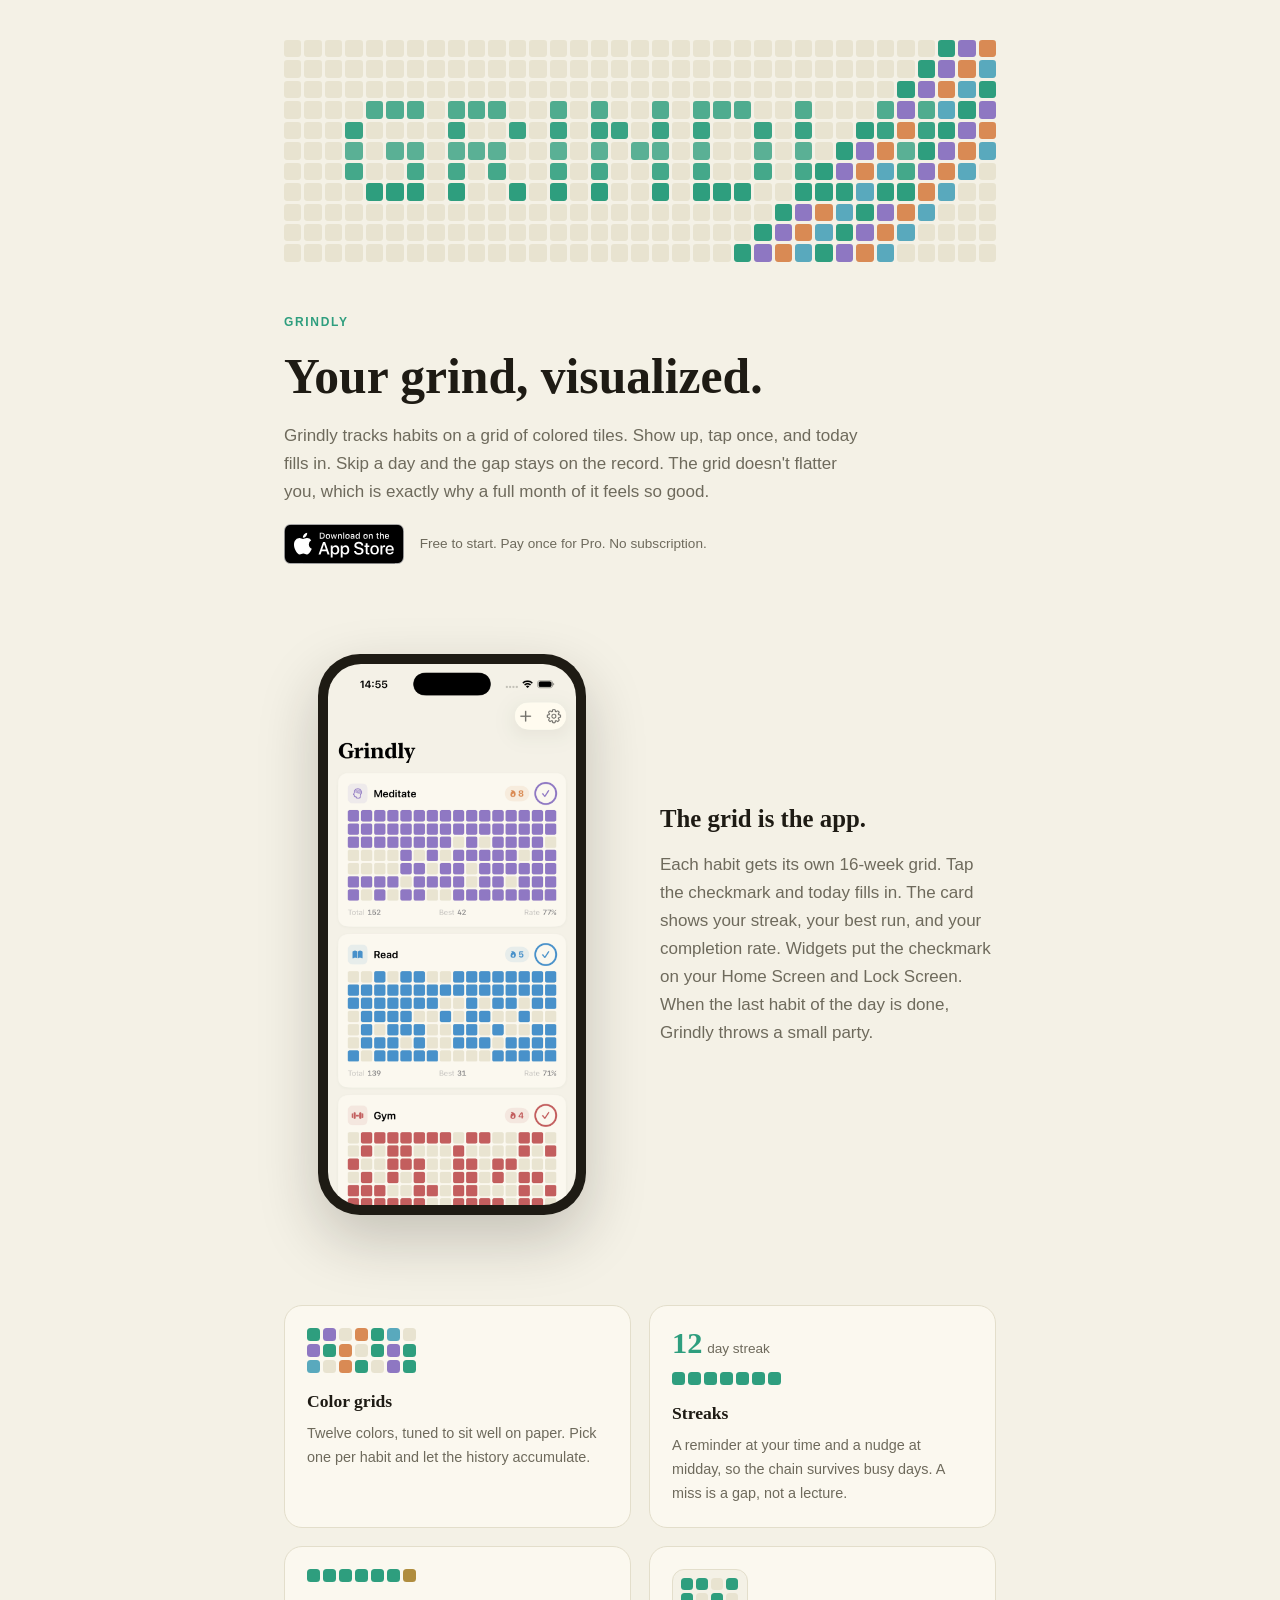
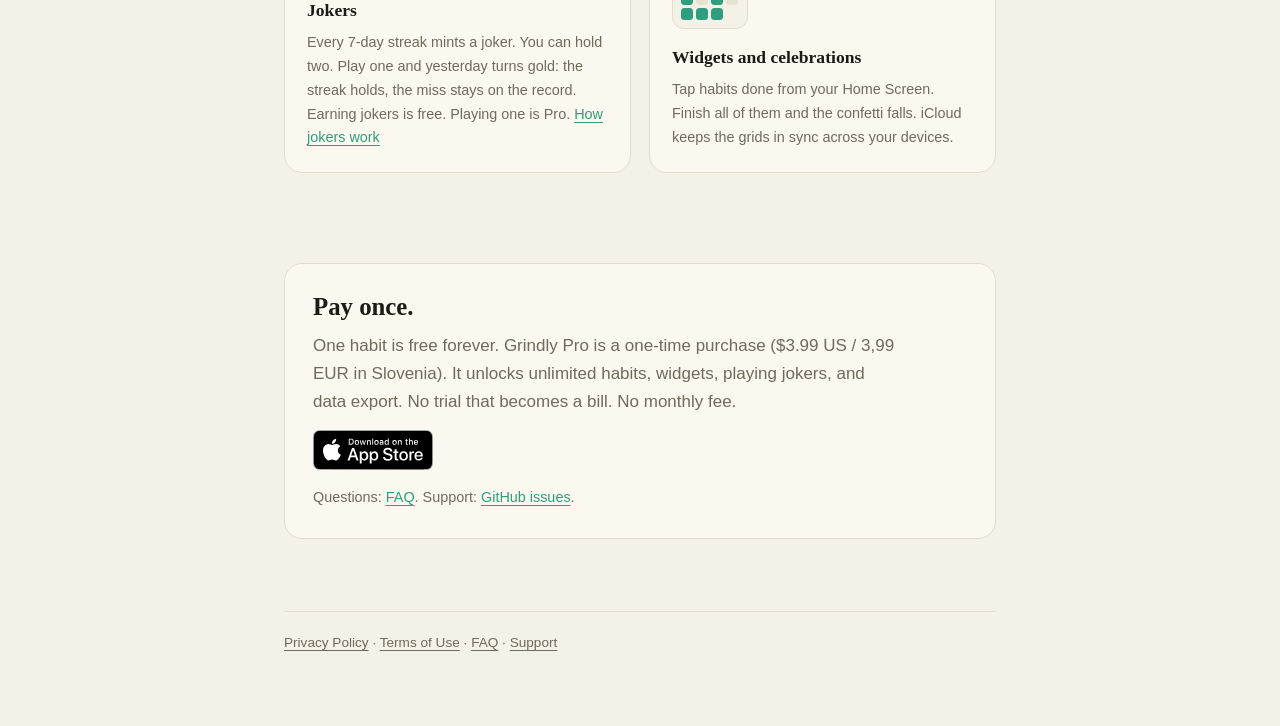
<file: index.html>
<!doctype html>
<html lang="en">
<head>
<meta charset="utf-8">
<meta name="viewport" content="width=device-width, initial-scale=1">
<title>Grindly, a habit tracker on a color grid</title>
<meta name="description" content="Track habits on a grid of colored tiles. Show up, tap once, and the day fills in. Pay once for Pro. No subscription.">
<link rel="canonical" href="https://grindly.gn1.io/">
<meta property="og:title" content="Grindly: your grind, visualized.">
<meta property="og:description" content="A habit tracker built on tile grids. Pay once, no subscription.">
<meta property="og:image" content="https://grindly.gn1.io/dashboard.png">
<meta property="og:url" content="https://grindly.gn1.io/">
<meta property="og:type" content="website">
<link rel="icon" href="data:image/svg+xml,%3Csvg xmlns='http://www.w3.org/2000/svg' viewBox='0 0 32 32'%3E%3Crect x='2' y='2' width='13' height='13' rx='4' fill='%232E9E7E'/%3E%3Crect x='17' y='2' width='13' height='13' rx='4' fill='%232E9E7E' opacity='.5'/%3E%3Crect x='2' y='17' width='13' height='13' rx='4' fill='%232E9E7E' opacity='.7'/%3E%3Crect x='17' y='17' width='13' height='13' rx='4' fill='%232E9E7E'/%3E%3C/svg%3E">
<script type="application/ld+json">
{"@context":"https://schema.org","@type":"SoftwareApplication","name":"Grindly","operatingSystem":"iOS","applicationCategory":"HealthApplication","offers":{"@type":"Offer","price":"0","priceCurrency":"USD"},"url":"https://grindly.gn1.io/"}
</script>
</head>
<body>
<style>
  :root {
    --paper: #F4F1E6; --card: #FBF8EF; --ink: #1E1B14; --muted: #6E6A5C;
    --jade: #2E9E7E; --violet: #8E77C2; --coral: #D98A54; --sky: #59A9BD;
    --gold: #B08D3E; --gold-2: #CDA553; --line: #E3DECB; --empty: #E8E3D0;
  }
  * { box-sizing: border-box; }
  body { margin: 0; background: var(--paper); color: var(--ink);
         font: 17px/1.65 -apple-system, BlinkMacSystemFont, "Segoe UI", Roboto, sans-serif; }
  .serif { font-family: ui-serif, "New York", Georgia, serif; }
  main { max-width: 760px; margin: 0 auto; padding: 40px 24px 72px; }
  h1 { font-family: ui-serif, "New York", Georgia, serif; font-size: clamp(2.2rem, 6vw, 3.1rem);
       line-height: 1.1; margin: 0.35em 0 0.3em; text-wrap: balance; }
  h2 { font-family: ui-serif, "New York", Georgia, serif; font-size: 1.55rem; line-height: 1.2; margin: 0 0 10px; }
  p { max-width: 62ch; }
  .muted { color: var(--muted); }
  .eyebrow { font-size: 0.75rem; font-weight: 700; letter-spacing: 0.14em;
             text-transform: uppercase; color: var(--jade); margin: 26px 0 0; }

  /* ---- Hero tile field ---- */
  #field { display: grid; grid-template-columns: repeat(35, 1fr); gap: 3px;
           touch-action: pan-y; cursor: crosshair; }
  #field .t { aspect-ratio: 1; border-radius: 18%; background: var(--empty);
              transition: background 0.9s ease, transform 0.25s ease; }
  #field .t.flash { background: var(--flash, var(--jade)); transition: background 0.12s; }
  #field .t.on { background: var(--jade); opacity: var(--o, 1); transition: background 0.12s; }
  #field .t.paint { background: var(--p); transition: background 0.12s; transform: scale(1.12); }
  .hint { font-size: 0.8rem; color: var(--muted); margin: 10px 0 0; min-height: 1.2em; }

  .cta-row { display: flex; align-items: center; gap: 16px; flex-wrap: wrap; margin-top: 18px; }
  .app-store { display: inline-block; line-height: 0; }
  .app-store img { height: 40px; width: auto; display: block; }
  .cta-note { font-size: 0.85rem; color: var(--muted); }

  /* ---- Phone section ---- */
  .split { display: grid; grid-template-columns: 1fr 1fr; gap: 40px; align-items: center; margin-top: 90px; }
  @media (max-width: 620px) { .split { grid-template-columns: 1fr; } }
  .phone { width: min(270px, 80%); margin: 0 auto; border-radius: 42px; padding: 10px;
           background: #1E1B14; box-shadow: 0 24px 60px rgba(30,27,20,0.22); }
  .phone img { display: block; width: 100%; border-radius: 33px; }

  /* ---- Feature cards ---- */
  .trio { display: grid; grid-template-columns: repeat(2, 1fr); gap: 18px; margin-top: 90px; }
  @media (max-width: 620px) { .trio { grid-template-columns: 1fr; } }
  .feature { background: var(--card); border: 1px solid var(--line); border-radius: 18px; padding: 22px; }
  .feature h3 { font-family: ui-serif, "New York", Georgia, serif; font-size: 1.1rem; margin: 14px 0 6px; }
  .feature p { font-size: 0.9rem; color: var(--muted); margin: 0; }
  .mini { display: grid; grid-template-columns: repeat(7, 13px); gap: 3px; }
  .mini span { width: 13px; height: 13px; border-radius: 3.5px; background: var(--empty); }
  .streakno { font-family: ui-serif, "New York", Georgia, serif; font-size: 1.9rem; font-weight: 700;
              color: var(--jade); line-height: 1; }
  .widgetcard { width: 76px; padding: 8px; background: var(--paper); border: 1px solid var(--line);
                border-radius: 12px; }
  .widgetcard .mini { grid-template-columns: repeat(4, 12px); }
  .widgetcard .mini span { width: 12px; height: 12px; }

  .pay { margin-top: 90px; background: var(--card); border: 1px solid var(--line);
         border-radius: 18px; padding: 28px; }
  .pay p { margin: 0 0 0.7em; }
  .pay .cta-row { margin-top: 14px; }
  .pay .follow { font-size: 0.9rem; margin: 16px 0 0; }

  footer { margin-top: 72px; padding-top: 20px; border-top: 1px solid var(--line);
           font-size: 0.85rem; color: var(--muted); }
  footer a { color: var(--muted); }
  a { color: var(--jade); text-underline-offset: 3px; text-decoration-thickness: 1px; }
</style>

<main>
  <div id="field" aria-hidden="true"></div>
  <p class="hint" id="hint"></p>

  <p class="eyebrow">Grindly</p>
  <h1>Your grind, visualized.</h1>
  <p class="muted">Grindly tracks habits on a grid of colored tiles. Show up, tap once, and today
     fills in. Skip a day and the gap stays on the record. The grid doesn't flatter you, which is
     exactly why a full month of it feels so good.</p>

  <div class="cta-row">
    <a class="app-store" href="https://apps.apple.com/app/id6759507317">
      <img src="download-on-the-app-store.svg" alt="Download on the App Store" width="120" height="40">
    </a>
    <span class="cta-note">Free to start. Pay once for Pro. No subscription.</span>
  </div>

  <div class="split">
    <div class="phone"><img src="dashboard.png" alt="Grindly dashboard: habit cards with color tile grids, streaks, and stats"></div>
    <div>
      <h2>The grid is the app.</h2>
      <p class="muted">Each habit gets its own 16-week grid. Tap the checkmark and today fills in. The card
         shows your streak, your best run, and your completion rate. Widgets put the checkmark on
         your Home Screen and Lock Screen. When the last habit of the day is done, Grindly throws a small
         party.</p>
    </div>
  </div>

  <div class="trio">
    <div class="feature">
      <div class="mini" id="mini1"></div>
      <h3>Color grids</h3>
      <p>Twelve colors, tuned to sit well on paper. Pick one per habit and let the history accumulate.</p>
    </div>
    <div class="feature">
      <div><span class="streakno">12</span> <span class="muted" style="font-size:0.85rem">day streak</span></div>
      <div class="mini" id="mini2" style="margin-top:10px"></div>
      <h3>Streaks</h3>
      <p>A reminder at your time and a nudge at midday, so the chain survives busy days. A miss is a gap, not a lecture.</p>
    </div>
    <div class="feature">
      <div class="mini" id="mini4"></div>
      <h3>Jokers</h3>
      <p>Every 7-day streak mints a joker. You can hold two. Play one and yesterday turns gold: the streak holds, the miss stays on the record. Earning jokers is free. Playing one is Pro. <a href="jokers.html">How jokers work</a></p>
    </div>
    <div class="feature">
      <div class="widgetcard"><div class="mini" id="mini3"></div></div>
      <h3>Widgets and celebrations</h3>
      <p>Tap habits done from your Home Screen. Finish all of them and the confetti falls. iCloud keeps the grids in sync across your devices.</p>
    </div>
  </div>

  <div class="pay">
    <h2>Pay once.</h2>
    <p class="muted">One habit is free forever. Grindly Pro is a one-time purchase ($3.99 US / 3,99 EUR in Slovenia). It unlocks unlimited habits, widgets, playing jokers, and data export. No trial that becomes a bill. No monthly fee.</p>
    <div class="cta-row">
      <a class="app-store" href="https://apps.apple.com/app/id6759507317">
        <img src="download-on-the-app-store.svg" alt="Download on the App Store" width="120" height="40">
      </a>
    </div>
    <p class="muted follow">Questions: <a href="faq.html">FAQ</a>. Support: <a href="https://github.com/gradisarjoze/grindly-site/issues">GitHub issues</a>.</p>
  </div>

  <footer>
    <a href="privacy.html">Privacy Policy</a> · <a href="terms.html">Terms of Use</a> · <a href="faq.html">FAQ</a> · <a href="https://github.com/gradisarjoze/grindly-site/issues">Support</a>
  </footer>
</main>

<script>
(function () {
  var COLS = 35, ROWS = 11, WORD_ROW = 3;
  var GLYPHS = {
    G: ["0111","1000","1011","1001","0111"],
    R: ["1110","1001","1110","1010","1001"],
    I: ["1","1","1","1","1"],
    N: ["1001","1101","1011","1001","1001"],
    D: ["1110","1001","1001","1001","1110"],
    L: ["100","100","100","100","111"],
    Y: ["101","101","010","010","010"]
  };
  var word = "GRINDLY", cells = {};
  var width = 0;
  for (var i = 0; i < word.length; i++) width += GLYPHS[word[i]][0].length + 1;
  width -= 1;
  var startCol = Math.floor((COLS - width) / 2), col = startCol;
  for (var i = 0; i < word.length; i++) {
    var g = GLYPHS[word[i]];
    for (var r = 0; r < 5; r++)
      for (var c = 0; c < g[r].length; c++)
        if (g[r][c] === "1") cells[(WORD_ROW + r) + "," + (col + c)] = true;
    col += g[0].length + 1;
  }

  var field = document.getElementById("field");
  var hint = document.getElementById("hint");
  var palette = ["var(--jade)", "var(--violet)", "var(--coral)", "var(--sky)"];
  var reduced = window.matchMedia("(prefers-reduced-motion: reduce)").matches;
  var painted = 0;

  for (var r = 0; r < ROWS; r++) {
    for (var c = 0; c < COLS; c++) {
      var t = document.createElement("div");
      t.className = "t";
      var isWord = cells[r + "," + c];
      if (isWord) t.style.setProperty("--o", (0.78 + ((r * 7 + c * 5) % 5) * 0.055).toFixed(2));
      if (reduced) {
        if (isWord) t.classList.add("on");
      } else {
        (function (t, isWord, delay, flashColor) {
          setTimeout(function () {
            if (isWord) { t.classList.add("on"); }
            else {
              t.style.setProperty("--flash", flashColor);
              t.classList.add("flash");
              setTimeout(function () { t.classList.remove("flash"); }, 220);
            }
          }, delay);
        })(t, isWord, 350 + (r + c) * 26, palette[(r + c) % palette.length]);
      }
      field.appendChild(t);
    }
  }

  function paint(el) {
    if (!el || !el.classList || !el.classList.contains("t") || el.classList.contains("on")) return;
    if (el.classList.contains("paint")) return;
    el.style.setProperty("--p", palette[Math.floor(Math.random() * palette.length)]);
    el.classList.add("paint");
    painted++;
    hint.textContent = "You've filled " + painted + " tile" + (painted === 1 ? "" : "s") + ". In the app, each one is a day.";
    setTimeout(function () { el.classList.remove("paint"); }, 900);
  }
  field.addEventListener("pointermove", function (e) {
    paint(document.elementFromPoint(e.clientX, e.clientY));
  });
  field.addEventListener("pointerdown", function (e) {
    paint(document.elementFromPoint(e.clientX, e.clientY));
  });
  setTimeout(function () {
    if (!painted) hint.textContent = "The tiles are paintable. Try it.";
  }, reduced ? 800 : 2600);

  function mini(id, pattern) {
    var el = document.getElementById(id);
    var colors = { j: "var(--jade)", v: "var(--violet)", c: "var(--coral)", s: "var(--sky)", g: "var(--gold)", ".": "" };
    for (var i = 0; i < pattern.length; i++) {
      var sp = document.createElement("span");
      var k = pattern[i];
      if (colors[k]) sp.style.background = colors[k];
      el.appendChild(sp);
    }
  }
  mini("mini1", "jv.cjs.vjc.jvjs.cj.vj");
  mini("mini2", "jjjjjjj");
  mini("mini3", "jj.jj.j.jjw".replace("w", "j"));
  mini("mini4", "jjjjjjg");
})();
</script>

</body>
</html>
</file>
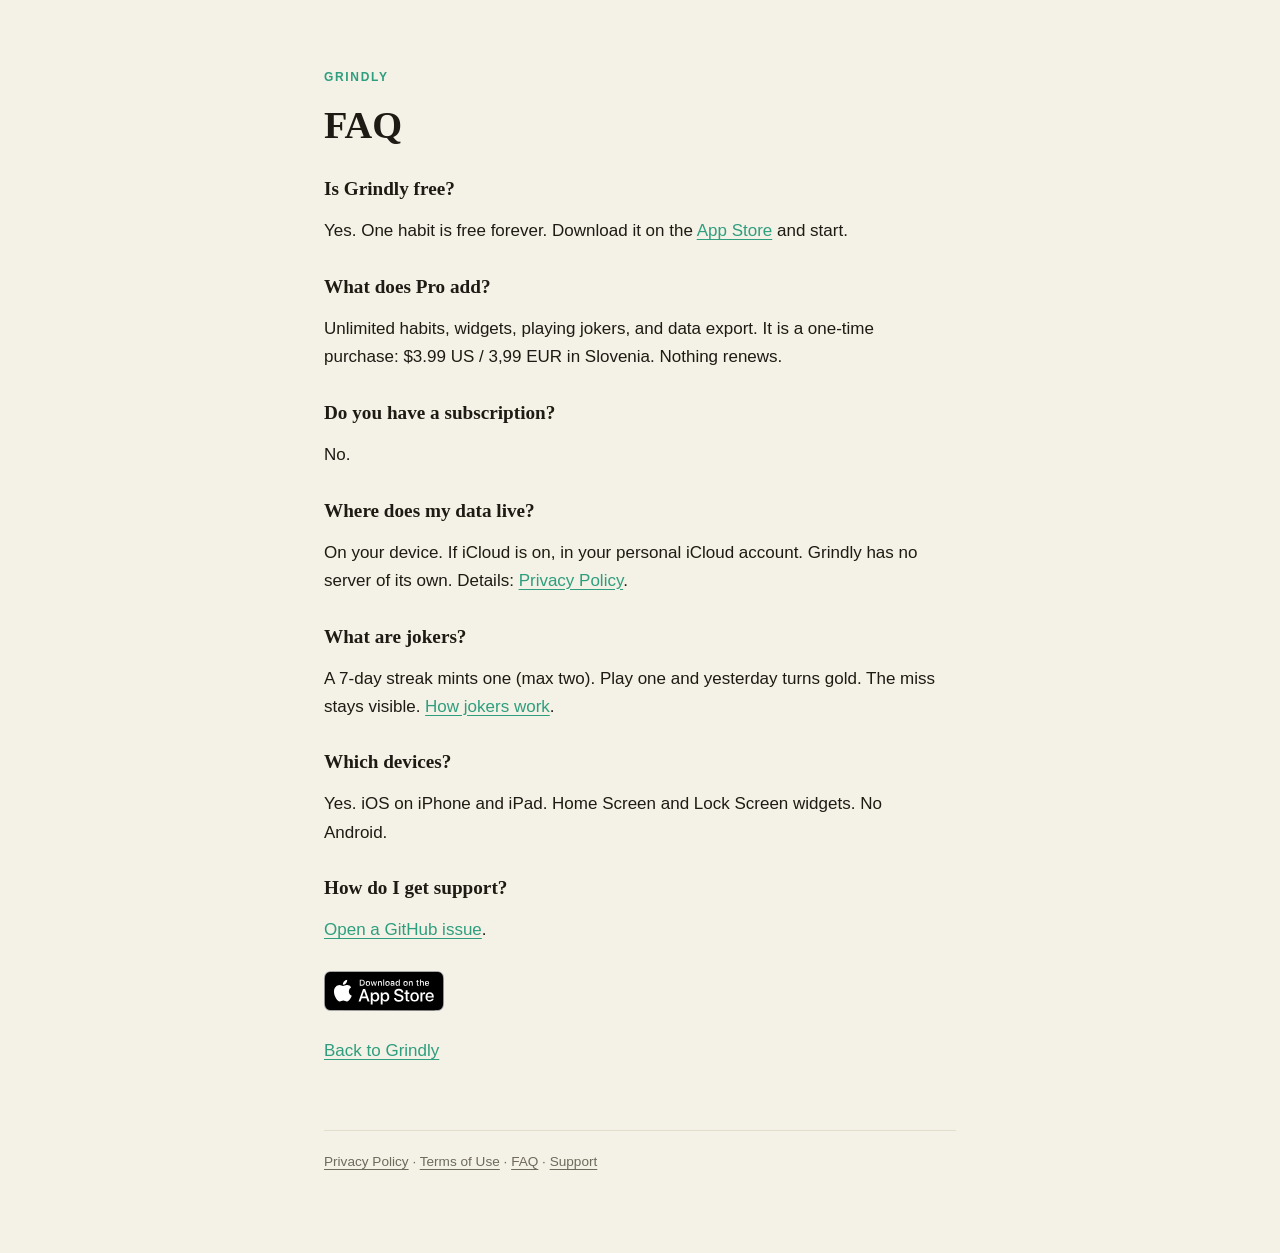
<file: faq.html>
<!doctype html>
<html lang="en">
<head>
<meta charset="utf-8">
<meta name="viewport" content="width=device-width, initial-scale=1">
<title>Grindly FAQ</title>
<meta name="description" content="Pay once, no subscription. Data stays on your device and in your iCloud. Support is GitHub issues.">
<link rel="canonical" href="https://grindly.gn1.io/faq.html">
<meta property="og:title" content="Grindly FAQ">
<meta property="og:description" content="Pay once, no subscription. Data stays on your device and in your iCloud. Support is GitHub issues.">
<meta property="og:image" content="https://grindly.gn1.io/dashboard.png">
<meta property="og:url" content="https://grindly.gn1.io/faq.html">
<meta property="og:type" content="website">
<link rel="stylesheet" href="style.css">
<link rel="icon" href="data:image/svg+xml,%3Csvg xmlns='http://www.w3.org/2000/svg' viewBox='0 0 32 32'%3E%3Crect x='2' y='2' width='13' height='13' rx='4' fill='%232E9E7E'/%3E%3Crect x='17' y='2' width='13' height='13' rx='4' fill='%232E9E7E' opacity='.5'/%3E%3Crect x='2' y='17' width='13' height='13' rx='4' fill='%232E9E7E' opacity='.7'/%3E%3Crect x='17' y='17' width='13' height='13' rx='4' fill='%232E9E7E'/%3E%3C/svg%3E">
</head>
<body>
<main>
  <p class="eyebrow"><a href="index.html">Grindly</a></p>
  <h1>FAQ</h1>

  <h2>Is Grindly free?</h2>
  <p>Yes. One habit is free forever. Download it on the <a href="https://apps.apple.com/app/id6759507317">App Store</a> and start.</p>

  <h2>What does Pro add?</h2>
  <p>Unlimited habits, widgets, playing jokers, and data export. It is a one-time purchase: $3.99 US / 3,99 EUR in Slovenia. Nothing renews.</p>

  <h2>Do you have a subscription?</h2>
  <p>No.</p>

  <h2>Where does my data live?</h2>
  <p>On your device. If iCloud is on, in your personal iCloud account. Grindly has no server of its own. Details: <a href="privacy.html">Privacy Policy</a>.</p>

  <h2>What are jokers?</h2>
  <p>A 7-day streak mints one (max two). Play one and yesterday turns gold. The miss stays visible. <a href="jokers.html">How jokers work</a>.</p>

  <h2>Which devices?</h2>
  <p>Yes. iOS on iPhone and iPad. Home Screen and Lock Screen widgets. No Android.</p>

  <h2>How do I get support?</h2>
  <p><a href="https://github.com/gradisarjoze/grindly-site/issues">Open a GitHub issue</a>.</p>

  <p><a class="app-store" href="https://apps.apple.com/app/id6759507317"><img src="download-on-the-app-store.svg" alt="Download on the App Store" width="120" height="40"></a></p>
  <p class="muted"><a href="index.html">Back to Grindly</a></p>

  <footer>
    <a href="privacy.html">Privacy Policy</a> · <a href="terms.html">Terms of Use</a> · <a href="faq.html">FAQ</a> · <a href="https://github.com/gradisarjoze/grindly-site/issues">Support</a>
  </footer>
</main>
</body>
</html>
</file>
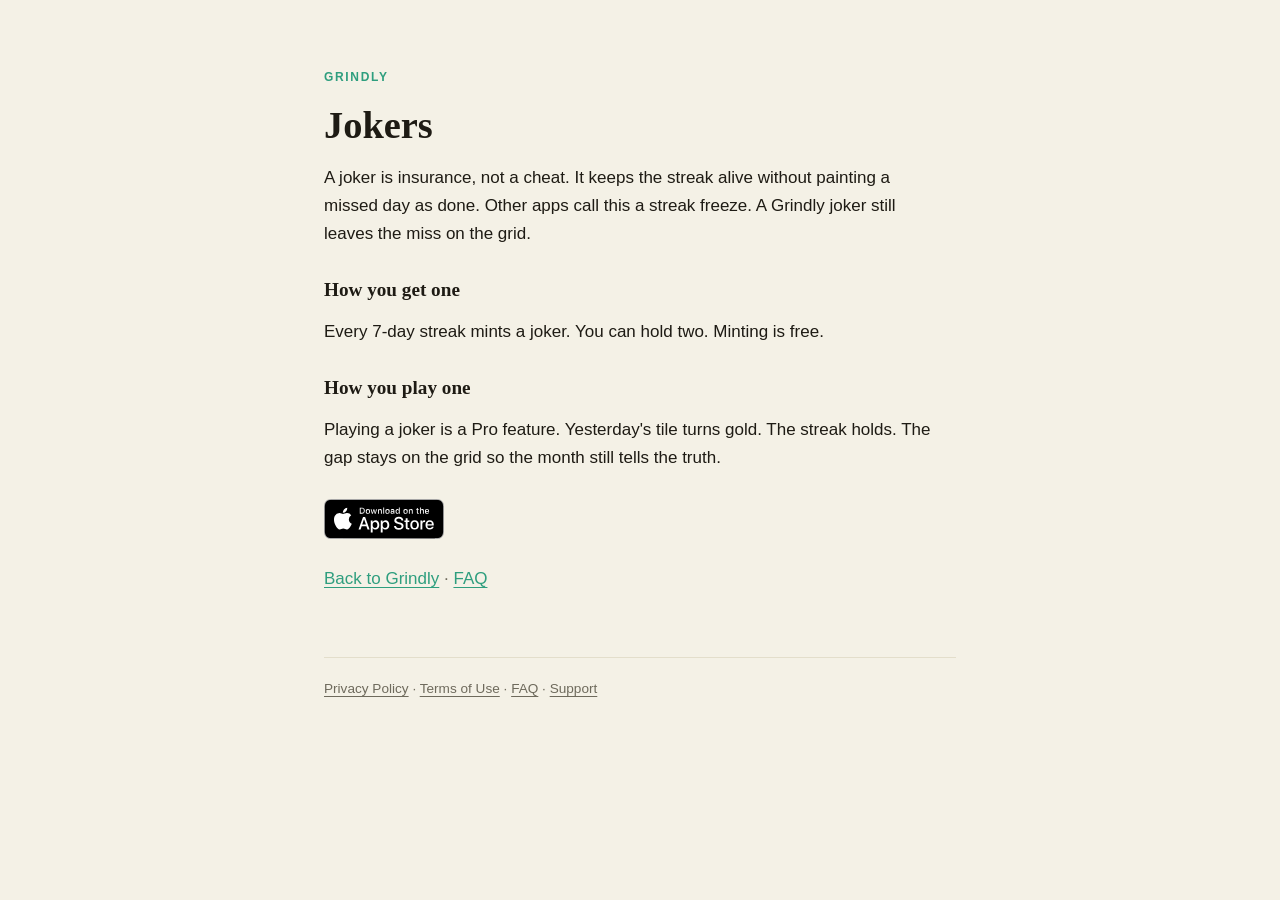
<file: jokers.html>
<!doctype html>
<html lang="en">
<head>
<meta charset="utf-8">
<meta name="viewport" content="width=device-width, initial-scale=1">
<title>Grindly jokers: save a streak without rewriting the day</title>
<meta name="description" content="A 7-day streak mints a joker. Play one and yesterday turns gold. The miss stays. Earning is free. Playing is Pro.">
<link rel="canonical" href="https://grindly.gn1.io/jokers.html">
<meta property="og:title" content="Grindly jokers: save a streak without rewriting the day">
<meta property="og:description" content="A 7-day streak mints a joker. Play one and yesterday turns gold. The miss stays. Earning is free. Playing is Pro.">
<meta property="og:image" content="https://grindly.gn1.io/dashboard.png">
<meta property="og:url" content="https://grindly.gn1.io/jokers.html">
<meta property="og:type" content="website">
<link rel="stylesheet" href="style.css">
<link rel="icon" href="data:image/svg+xml,%3Csvg xmlns='http://www.w3.org/2000/svg' viewBox='0 0 32 32'%3E%3Crect x='2' y='2' width='13' height='13' rx='4' fill='%232E9E7E'/%3E%3Crect x='17' y='2' width='13' height='13' rx='4' fill='%232E9E7E' opacity='.5'/%3E%3Crect x='2' y='17' width='13' height='13' rx='4' fill='%232E9E7E' opacity='.7'/%3E%3Crect x='17' y='17' width='13' height='13' rx='4' fill='%232E9E7E'/%3E%3C/svg%3E">
</head>
<body>
<main>
  <p class="eyebrow"><a href="index.html">Grindly</a></p>
  <h1>Jokers</h1>

  <p>A joker is insurance, not a cheat. It keeps the streak alive without painting a missed day as done. Other apps call this a streak freeze. A Grindly joker still leaves the miss on the grid.</p>

  <h2>How you get one</h2>
  <p>Every 7-day streak mints a joker. You can hold two. Minting is free.</p>

  <h2>How you play one</h2>
  <p>Playing a joker is a Pro feature. Yesterday's tile turns gold. The streak holds. The gap stays on the grid so the month still tells the truth.</p>

  <p><a class="app-store" href="https://apps.apple.com/app/id6759507317"><img src="download-on-the-app-store.svg" alt="Download on the App Store" width="120" height="40"></a></p>
  <p class="muted"><a href="index.html">Back to Grindly</a> · <a href="faq.html">FAQ</a></p>

  <footer>
    <a href="privacy.html">Privacy Policy</a> · <a href="terms.html">Terms of Use</a> · <a href="faq.html">FAQ</a> · <a href="https://github.com/gradisarjoze/grindly-site/issues">Support</a>
  </footer>
</main>
</body>
</html>
</file>
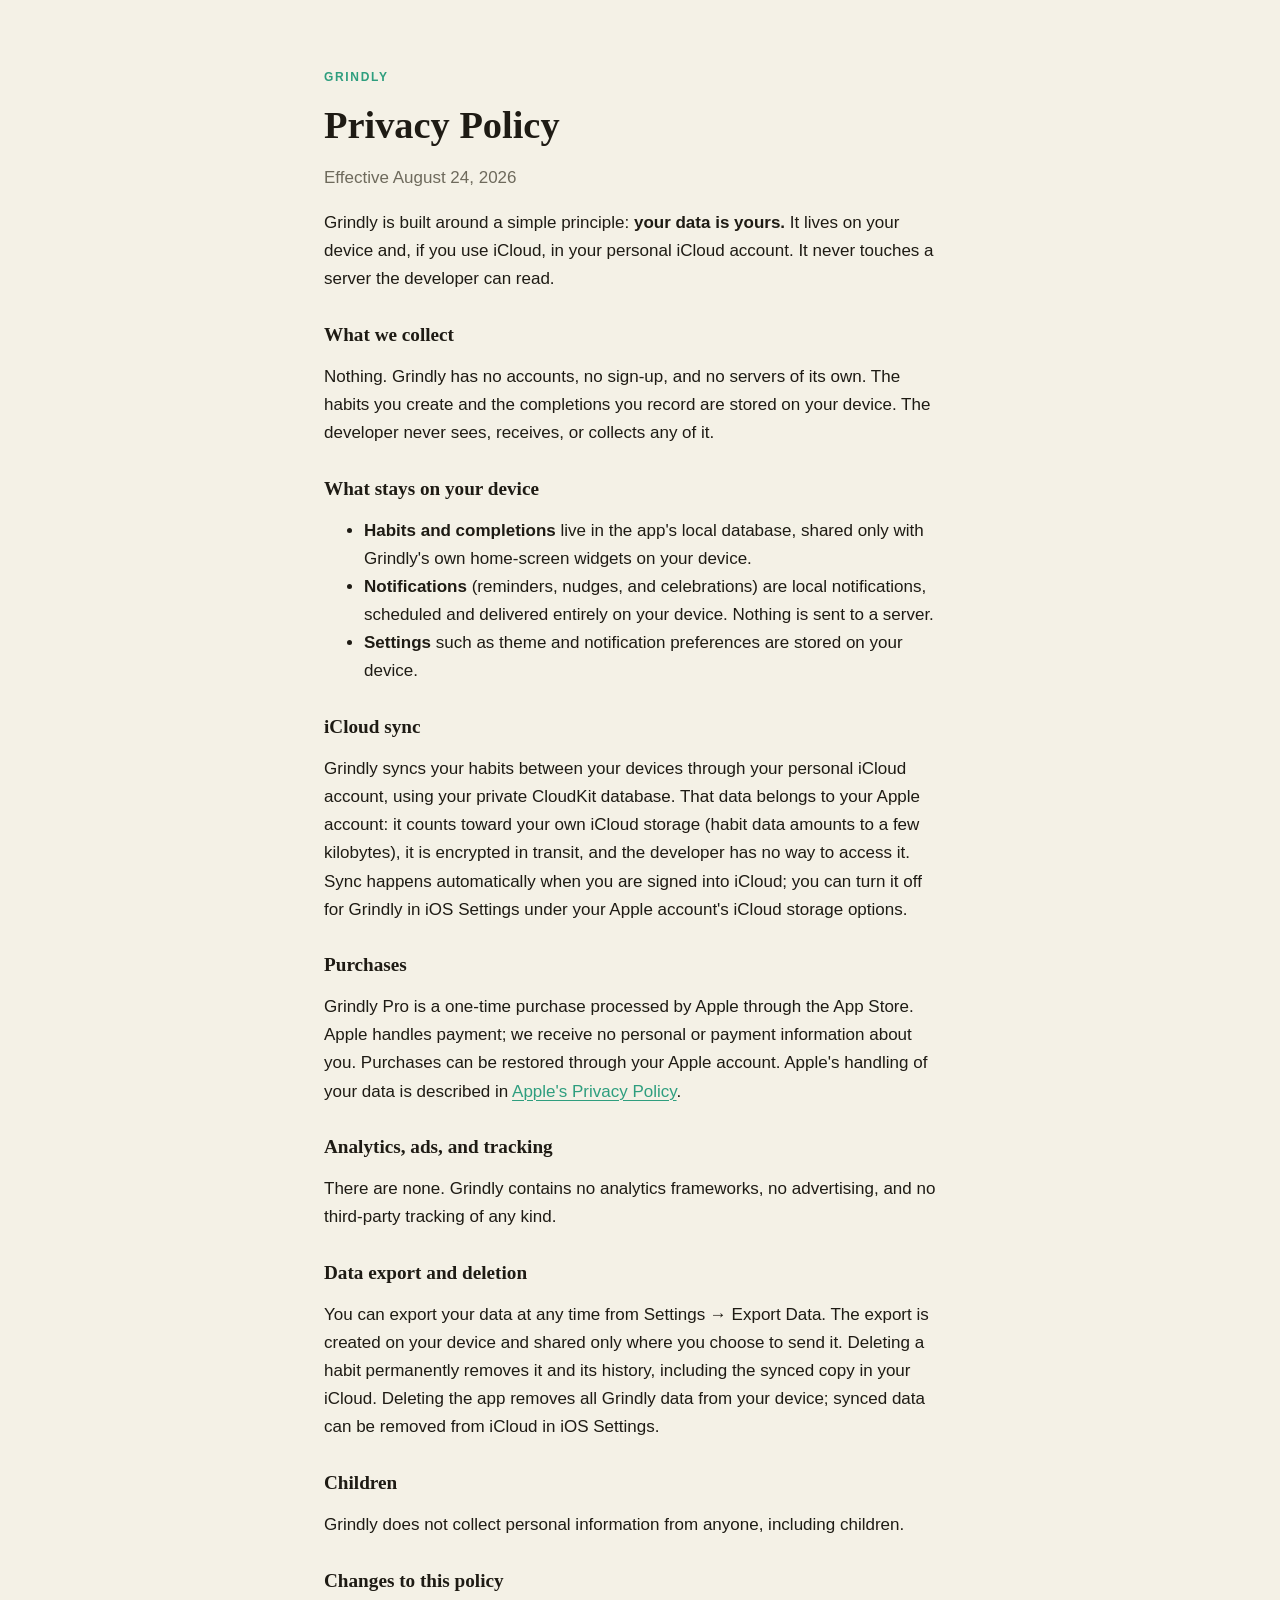
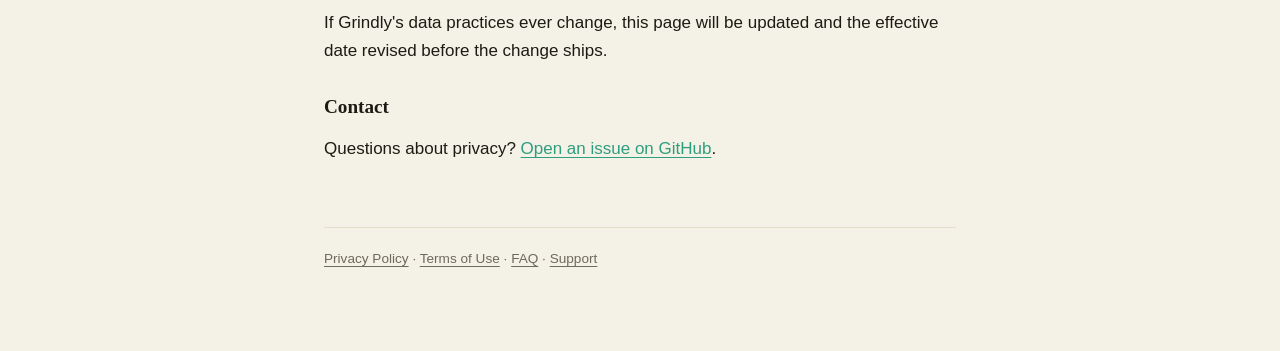
<file: privacy.html>
<!doctype html>
<html lang="en">
<head>
<meta charset="utf-8">
<meta name="viewport" content="width=device-width, initial-scale=1">
<title>Grindly Privacy Policy</title>
<meta name="description" content="Grindly stores habits on your device and, if you use iCloud, in your personal iCloud. No accounts, no ads, no tracking.">
<link rel="canonical" href="https://grindly.gn1.io/privacy.html">
<meta property="og:title" content="Grindly Privacy Policy">
<meta property="og:description" content="Grindly stores habits on your device and, if you use iCloud, in your personal iCloud. No accounts, no ads, no tracking.">
<meta property="og:image" content="https://grindly.gn1.io/dashboard.png">
<meta property="og:url" content="https://grindly.gn1.io/privacy.html">
<meta property="og:type" content="website">
<link rel="stylesheet" href="style.css">
<link rel="icon" href="data:image/svg+xml,%3Csvg xmlns='http://www.w3.org/2000/svg' viewBox='0 0 32 32'%3E%3Crect x='2' y='2' width='13' height='13' rx='4' fill='%232E9E7E'/%3E%3Crect x='17' y='2' width='13' height='13' rx='4' fill='%232E9E7E' opacity='.5'/%3E%3Crect x='2' y='17' width='13' height='13' rx='4' fill='%232E9E7E' opacity='.7'/%3E%3Crect x='17' y='17' width='13' height='13' rx='4' fill='%232E9E7E'/%3E%3C/svg%3E">
</head>
<body>
<main>
  <p class="eyebrow"><a href="index.html">Grindly</a></p>
  <h1>Privacy Policy</h1>
  <p class="muted">Effective August 24, 2026</p>

  <p>Grindly is built around a simple principle: <strong>your data is yours.</strong> It lives on your device and, if you use iCloud, in your personal iCloud account. It never touches a server the developer can read.</p>

  <h2>What we collect</h2>
  <p>Nothing. Grindly has no accounts, no sign-up, and no servers of its own. The habits you create and the completions you record are stored on your device. The developer never sees, receives, or collects any of it.</p>

  <h2>What stays on your device</h2>
  <ul>
    <li><strong>Habits and completions</strong> live in the app's local database, shared only with Grindly's own home-screen widgets on your device.</li>
    <li><strong>Notifications</strong> (reminders, nudges, and celebrations) are local notifications, scheduled and delivered entirely on your device. Nothing is sent to a server.</li>
    <li><strong>Settings</strong> such as theme and notification preferences are stored on your device.</li>
  </ul>

  <h2>iCloud sync</h2>
  <p>Grindly syncs your habits between your devices through your personal iCloud account, using your private CloudKit database. That data belongs to your Apple account: it counts toward your own iCloud storage (habit data amounts to a few kilobytes), it is encrypted in transit, and the developer has no way to access it. Sync happens automatically when you are signed into iCloud; you can turn it off for Grindly in iOS Settings under your Apple account's iCloud storage options.</p>

  <h2>Purchases</h2>
  <p>Grindly Pro is a one-time purchase processed by Apple through the App Store. Apple handles payment; we receive no personal or payment information about you. Purchases can be restored through your Apple account. Apple's handling of your data is described in <a href="https://www.apple.com/legal/privacy/">Apple's Privacy Policy</a>.</p>

  <h2>Analytics, ads, and tracking</h2>
  <p>There are none. Grindly contains no analytics frameworks, no advertising, and no third-party tracking of any kind.</p>

  <h2>Data export and deletion</h2>
  <p>You can export your data at any time from Settings → Export Data. The export is created on your device and shared only where you choose to send it. Deleting a habit permanently removes it and its history, including the synced copy in your iCloud. Deleting the app removes all Grindly data from your device; synced data can be removed from iCloud in iOS Settings.</p>

  <h2>Children</h2>
  <p>Grindly does not collect personal information from anyone, including children.</p>

  <h2>Changes to this policy</h2>
  <p>If Grindly's data practices ever change, this page will be updated and the effective date revised before the change ships.</p>

  <h2>Contact</h2>
  <p>Questions about privacy? <a href="https://github.com/gradisarjoze/grindly-site/issues">Open an issue on GitHub</a>.</p>

  <footer>
    <a href="privacy.html">Privacy Policy</a> · <a href="terms.html">Terms of Use</a> · <a href="faq.html">FAQ</a> · <a href="https://github.com/gradisarjoze/grindly-site/issues">Support</a>
  </footer>
</main>
</body>
</html>
</file>
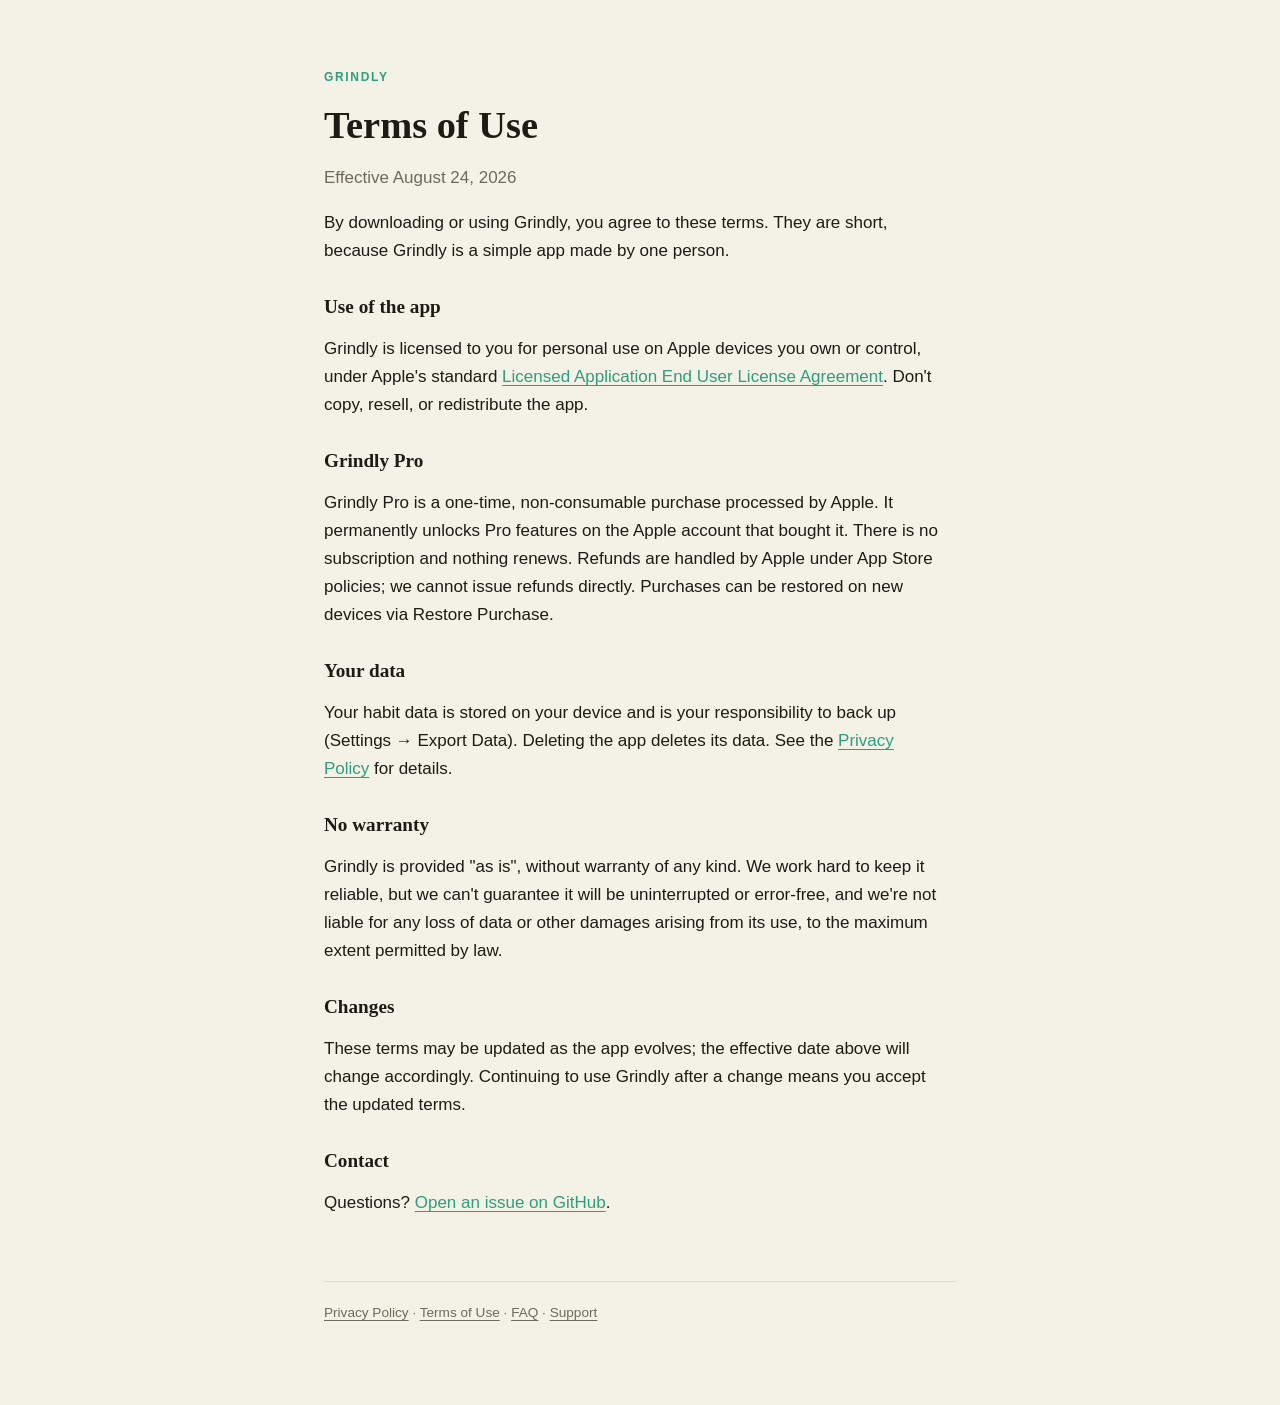
<file: terms.html>
<!doctype html>
<html lang="en">
<head>
<meta charset="utf-8">
<meta name="viewport" content="width=device-width, initial-scale=1">
<title>Grindly Terms of Use</title>
<meta name="description" content="Grindly Pro is a one-time App Store purchase. No subscription. Data stays on your device.">
<link rel="canonical" href="https://grindly.gn1.io/terms.html">
<meta property="og:title" content="Grindly Terms of Use">
<meta property="og:description" content="Grindly Pro is a one-time App Store purchase. No subscription. Data stays on your device.">
<meta property="og:image" content="https://grindly.gn1.io/dashboard.png">
<meta property="og:url" content="https://grindly.gn1.io/terms.html">
<meta property="og:type" content="website">
<link rel="stylesheet" href="style.css">
<link rel="icon" href="data:image/svg+xml,%3Csvg xmlns='http://www.w3.org/2000/svg' viewBox='0 0 32 32'%3E%3Crect x='2' y='2' width='13' height='13' rx='4' fill='%232E9E7E'/%3E%3Crect x='17' y='2' width='13' height='13' rx='4' fill='%232E9E7E' opacity='.5'/%3E%3Crect x='2' y='17' width='13' height='13' rx='4' fill='%232E9E7E' opacity='.7'/%3E%3Crect x='17' y='17' width='13' height='13' rx='4' fill='%232E9E7E'/%3E%3C/svg%3E">
</head>
<body>
<main>
  <p class="eyebrow"><a href="index.html">Grindly</a></p>
  <h1>Terms of Use</h1>
  <p class="muted">Effective August 24, 2026</p>

  <p>By downloading or using Grindly, you agree to these terms. They are short, because Grindly is a simple app made by one person.</p>

  <h2>Use of the app</h2>
  <p>Grindly is licensed to you for personal use on Apple devices you own or control, under Apple's standard <a href="https://www.apple.com/legal/internet-services/itunes/dev/stdeula/">Licensed Application End User License Agreement</a>. Don't copy, resell, or redistribute the app.</p>

  <h2>Grindly Pro</h2>
  <p>Grindly Pro is a one-time, non-consumable purchase processed by Apple. It permanently unlocks Pro features on the Apple account that bought it. There is no subscription and nothing renews. Refunds are handled by Apple under App Store policies; we cannot issue refunds directly. Purchases can be restored on new devices via Restore Purchase.</p>

  <h2>Your data</h2>
  <p>Your habit data is stored on your device and is your responsibility to back up (Settings → Export Data). Deleting the app deletes its data. See the <a href="privacy.html">Privacy Policy</a> for details.</p>

  <h2>No warranty</h2>
  <p>Grindly is provided "as is", without warranty of any kind. We work hard to keep it reliable, but we can't guarantee it will be uninterrupted or error-free, and we're not liable for any loss of data or other damages arising from its use, to the maximum extent permitted by law.</p>

  <h2>Changes</h2>
  <p>These terms may be updated as the app evolves; the effective date above will change accordingly. Continuing to use Grindly after a change means you accept the updated terms.</p>

  <h2>Contact</h2>
  <p>Questions? <a href="https://github.com/gradisarjoze/grindly-site/issues">Open an issue on GitHub</a>.</p>

  <footer>
    <a href="privacy.html">Privacy Policy</a> · <a href="terms.html">Terms of Use</a> · <a href="faq.html">FAQ</a> · <a href="https://github.com/gradisarjoze/grindly-site/issues">Support</a>
  </footer>
</main>
</body>
</html>
</file>
<file: style.css>
/* Grindly: paper and jade */
:root {
  --paper: #F4F1E6;
  --card: #FBF8EF;
  --ink: #1E1B14;
  --muted: #6E6A5C;
  --jade: #2E9E7E;
  --gold: #B08D3E;
  --line: #E3DECB;
}

* { box-sizing: border-box; }

body {
  margin: 0;
  background: var(--paper);
  color: var(--ink);
  font: 17px/1.65 -apple-system, BlinkMacSystemFont, "Segoe UI", Roboto, sans-serif;
}

main {
  max-width: 680px;
  margin: 0 auto;
  padding: 56px 24px 80px;
}

h1, h2 {
  font-family: ui-serif, "New York", Georgia, serif;
  line-height: 1.15;
  text-wrap: balance;
}

h1 { font-size: 2.4rem; margin: 0.4em 0; }
h2 { font-size: 1.2rem; margin: 1.6em 0 0.4em; }

p, li { color: var(--ink); max-width: 65ch; }
.muted { color: var(--muted); }

a { color: var(--jade); text-decoration-thickness: 1px; text-underline-offset: 3px; }

.eyebrow {
  font-size: 0.75rem;
  font-weight: 700;
  letter-spacing: 0.14em;
  text-transform: uppercase;
  color: var(--jade);
}
.eyebrow a {
  color: inherit;
  text-decoration: none;
}

.tiles {
  display: inline-grid;
  grid-template-columns: repeat(5, 14px);
  gap: 3px;
  margin-bottom: 18px;
}
.tiles span {
  width: 14px; height: 14px;
  border-radius: 3.5px;
  background: var(--jade);
}
.tiles span:nth-child(3n)  { opacity: 0.45; }
.tiles span:nth-child(4n)  { opacity: 0.75; }
.tiles span:nth-child(7n)  { background: var(--line); opacity: 1; }

footer {
  margin-top: 64px;
  padding-top: 20px;
  border-top: 1px solid var(--line);
  font-size: 0.85rem;
  color: var(--muted);
}
footer a { color: var(--muted); }

.app-store {
  display: inline-block;
  line-height: 0;
  margin-top: 10px;
}
.app-store img {
  height: 40px;
  width: auto;
  display: block;
}
</file>
